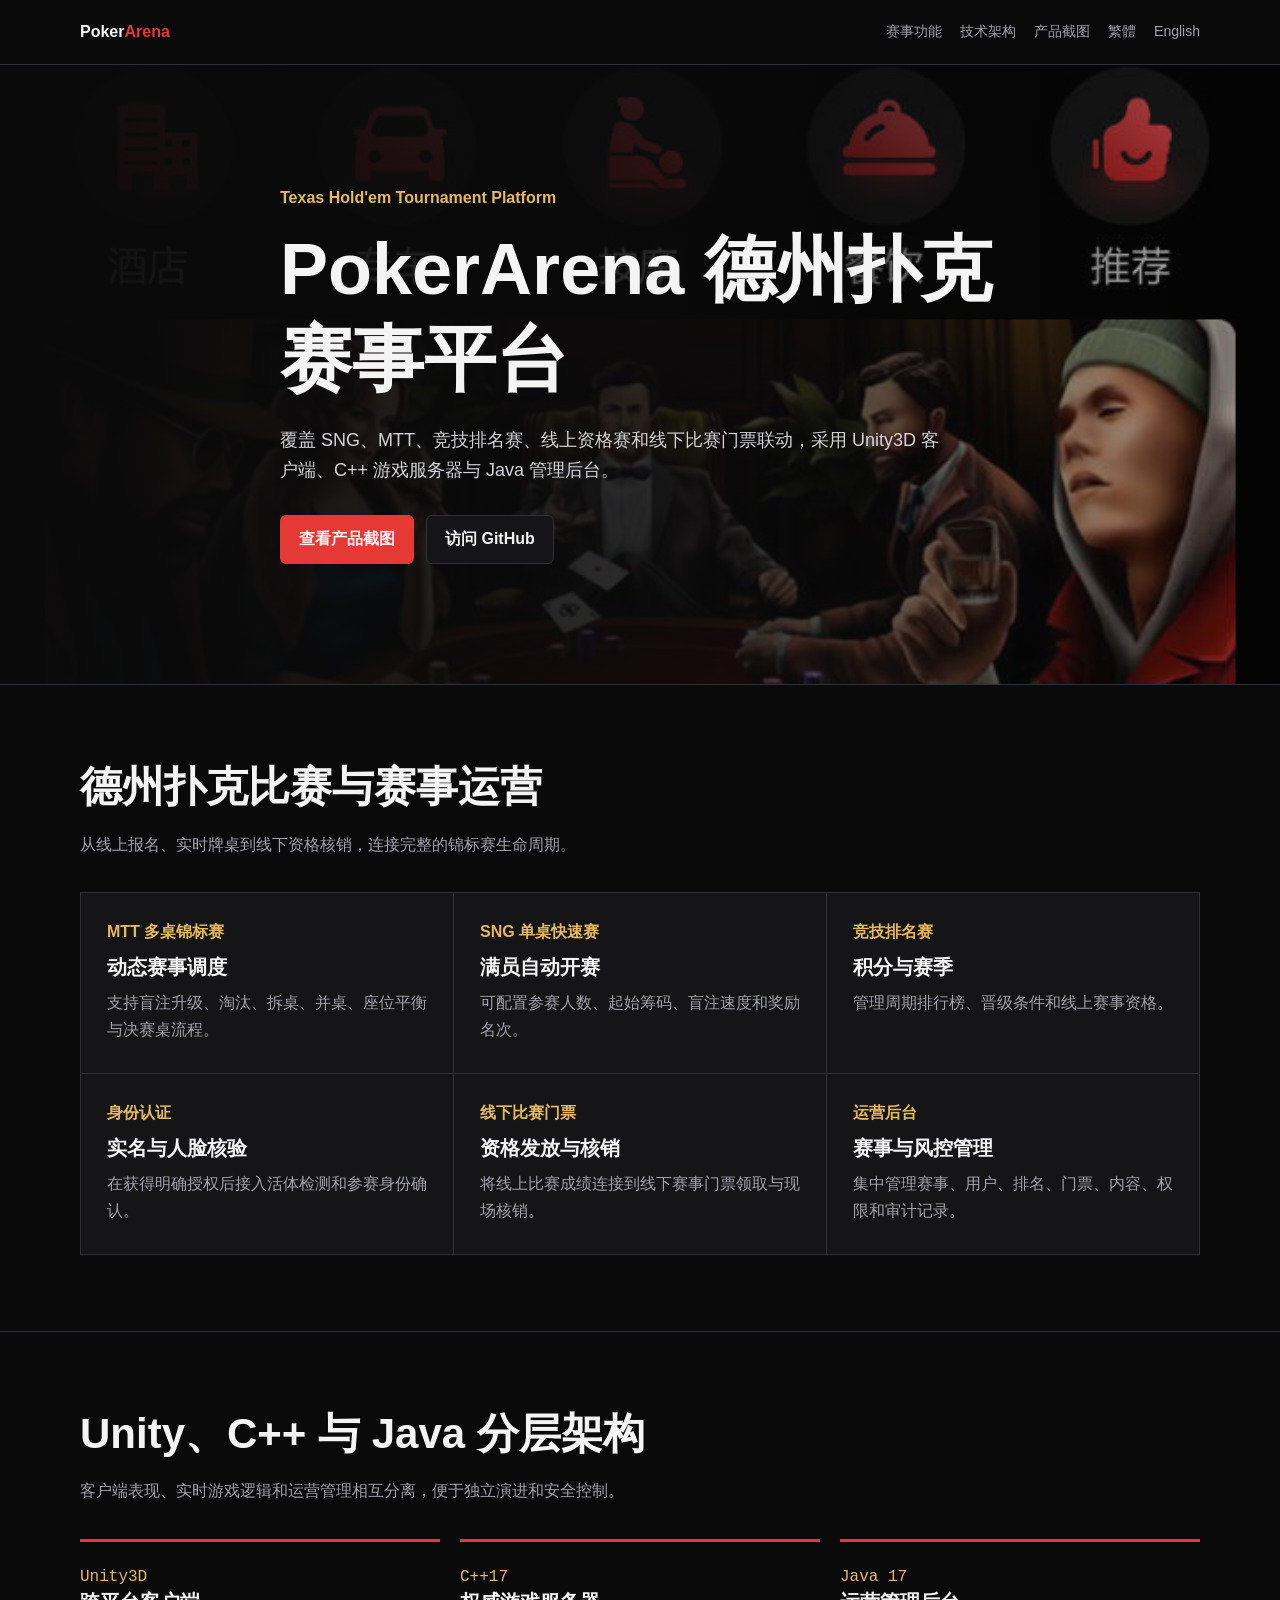
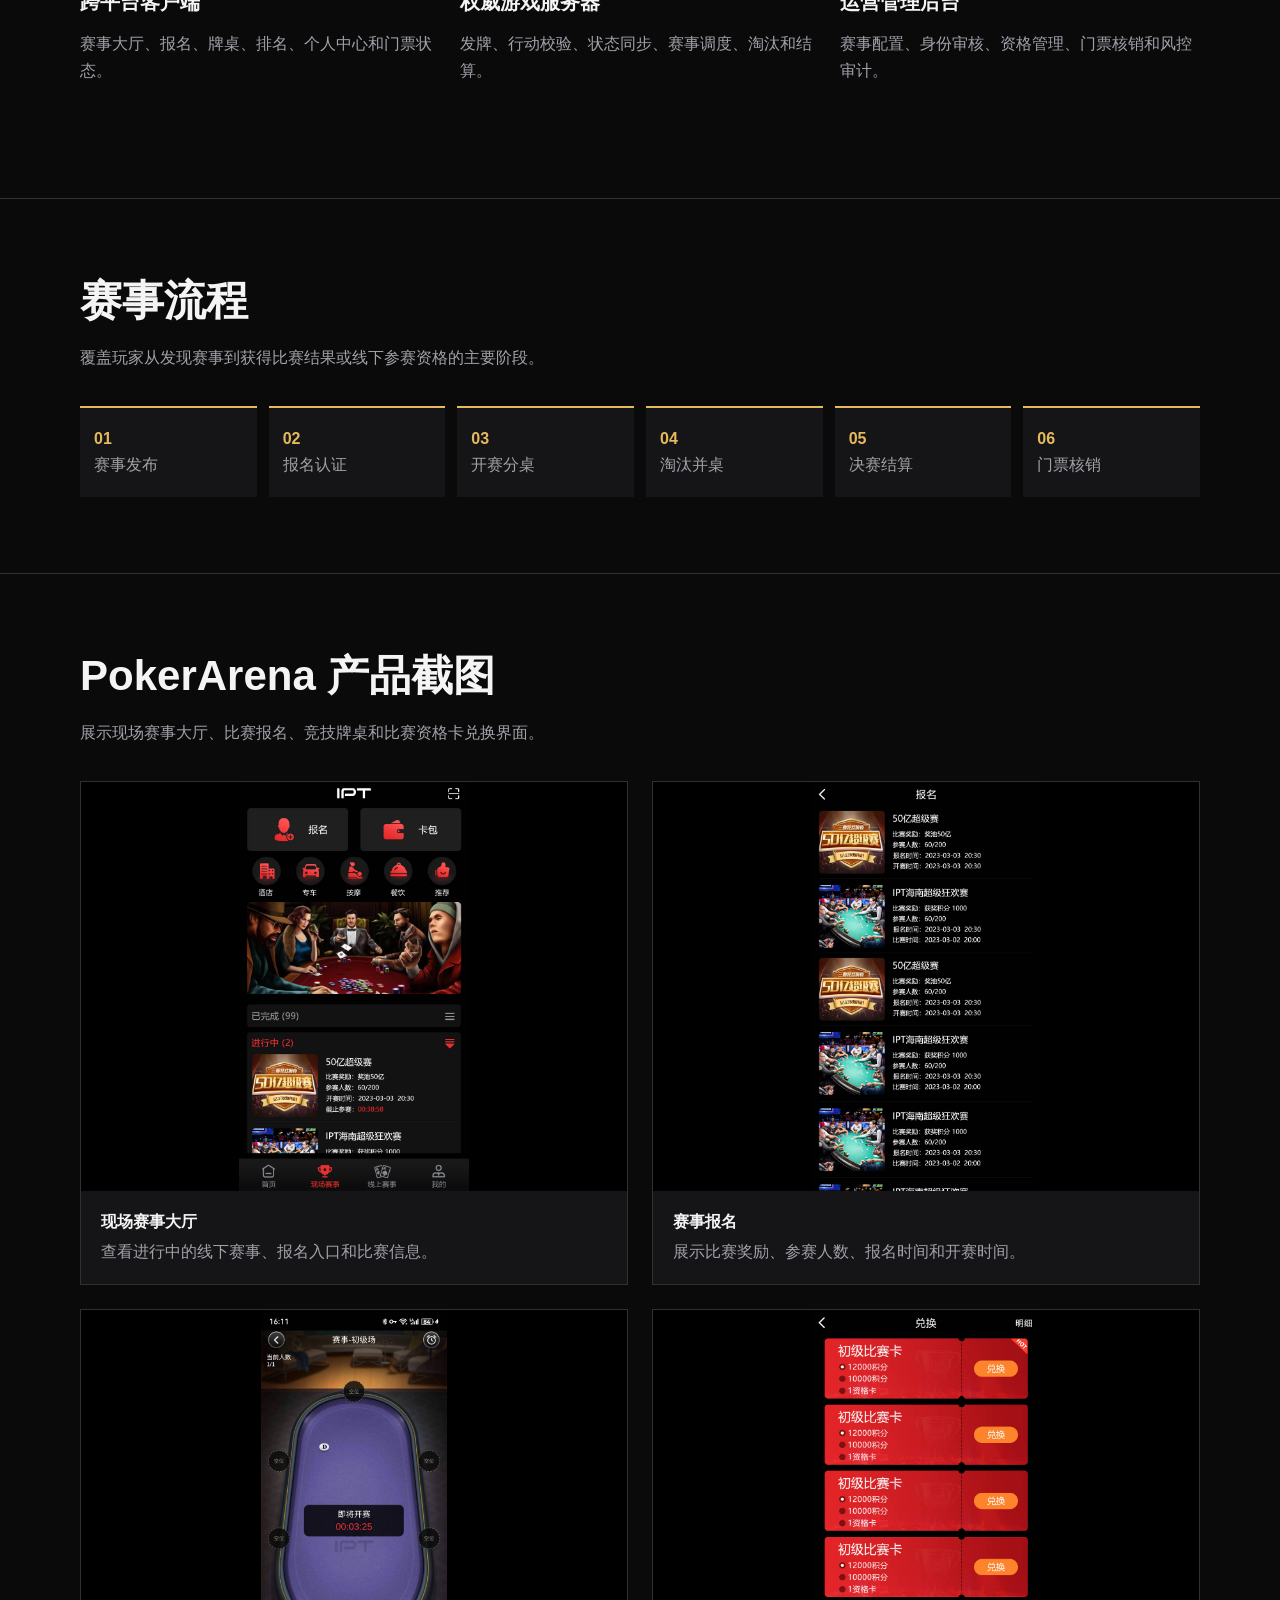
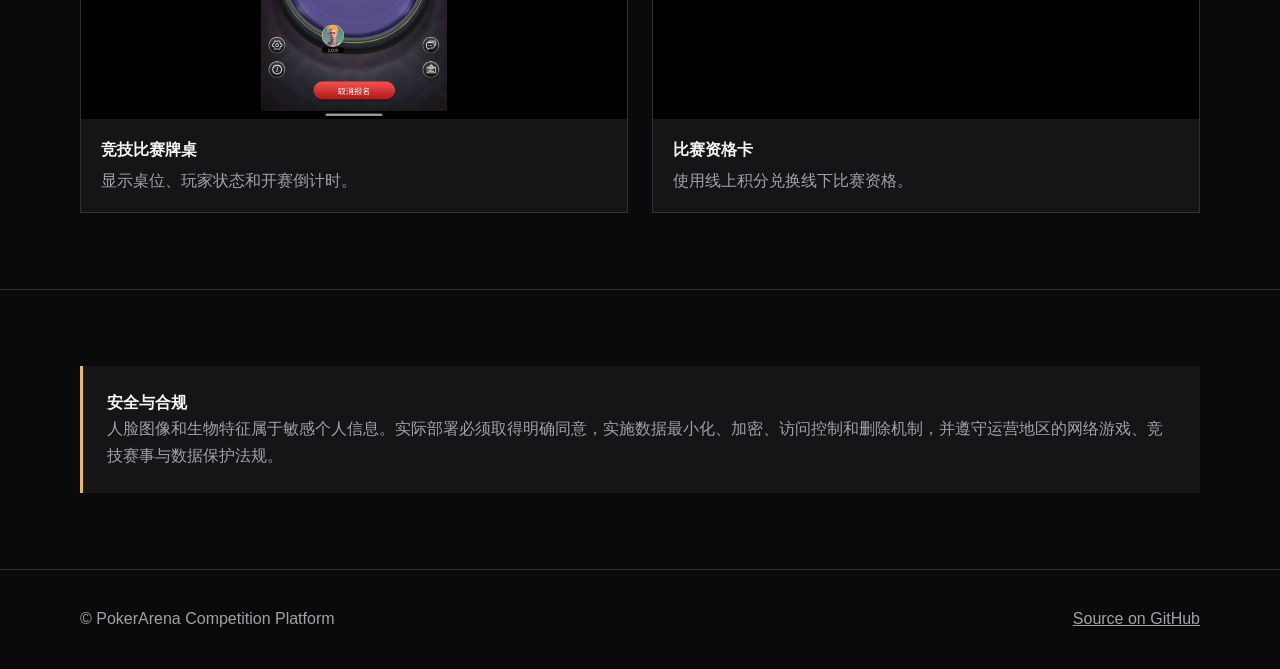
<file: docs/index.html>
<!doctype html>
<html lang="zh-CN">
<head>
  <meta name="google-site-verification" content="rrp5Uvgzi-1-rMxUBfhV3wjlNrFqzwnqiA4e3qsOLEM" />
  <meta charset="utf-8">
  <meta name="viewport" content="width=device-width, initial-scale=1">
  <title>PokerArena 德州扑克 SNG 与 MTT 赛事平台</title>
  <meta name="description" content="PokerArena 是采用 Unity3D、C++ 和 Java 构建的德州扑克赛事平台，支持 SNG、MTT、竞技排名赛、人脸认证及线上线下比赛门票联动。">
  <meta name="robots" content="index,follow,max-image-preview:large">
  <link rel="canonical" href="https://alibabamayun888.github.io/PokerArena-Competition-Platform/">
  <link rel="alternate" hreflang="zh-CN" href="https://alibabamayun888.github.io/PokerArena-Competition-Platform/">
  <link rel="alternate" hreflang="zh-TW" href="https://alibabamayun888.github.io/PokerArena-Competition-Platform/zh-TW/">
  <link rel="alternate" hreflang="en" href="https://alibabamayun888.github.io/PokerArena-Competition-Platform/en/">
  <link rel="alternate" hreflang="x-default" href="https://alibabamayun888.github.io/PokerArena-Competition-Platform/">
  <meta property="og:type" content="website">
  <meta property="og:title" content="PokerArena 德州扑克赛事平台">
  <meta property="og:description" content="SNG、MTT、竞技排名赛、身份认证与线下比赛门票联动方案。">
  <meta property="og:url" content="https://alibabamayun888.github.io/PokerArena-Competition-Platform/">
  <meta property="og:image" content="https://alibabamayun888.github.io/PokerArena-Competition-Platform/Assets/Screenshots/dating.jpg">
  <meta name="twitter:card" content="summary_large_image">
  <link rel="stylesheet" href="styles.css">
  <script type="application/ld+json">
  {
    "@context": "https://schema.org",
    "@type": "SoftwareSourceCode",
    "name": "PokerArena Competition Platform",
    "description": "Unity3D、C++ 与 Java 构建的德州扑克 SNG、MTT 和竞技赛事平台。",
    "codeRepository": "https://github.com/alibabamayun888/PokerArena-Competition-Platform",
    "programmingLanguage": ["C++", "C#", "Java"],
    "inLanguage": "zh-CN"
  }
  </script>
</head>
<body>
  <header class="site-header">
    <nav class="nav shell" aria-label="主导航">
      <a class="brand" href="./">Poker<span>Arena</span></a>
      <div class="nav-links">
        <a href="#features">赛事功能</a>
        <a href="#architecture">技术架构</a>
        <a href="#screenshots">产品截图</a>
        <a href="zh-TW/" lang="zh-TW">繁體</a>
        <a href="en/" lang="en">English</a>
      </div>
    </nav>
  </header>

  <main>
    <section class="hero">
      <div class="shell hero-copy">
        <div class="eyebrow">Texas Hold'em Tournament Platform</div>
        <h1>PokerArena 德州扑克赛事平台</h1>
        <p class="lead">覆盖 SNG、MTT、竞技排名赛、线上资格赛和线下比赛门票联动，采用 Unity3D 客户端、C++ 游戏服务器与 Java 管理后台。</p>
        <div class="actions">
          <a class="button primary" href="#screenshots">查看产品截图</a>
          <a class="button" href="https://github.com/alibabamayun888/PokerArena-Competition-Platform">访问 GitHub</a>
        </div>
      </div>
    </section>

    <section class="section" id="features">
      <div class="shell">
        <div class="section-head">
          <h2>德州扑克比赛与赛事运营</h2>
          <p>从线上报名、实时牌桌到线下资格核销，连接完整的锦标赛生命周期。</p>
        </div>
        <div class="feature-grid">
          <article class="feature"><strong>MTT 多桌锦标赛</strong><h3>动态赛事调度</h3><p>支持盲注升级、淘汰、拆桌、并桌、座位平衡与决赛桌流程。</p></article>
          <article class="feature"><strong>SNG 单桌快速赛</strong><h3>满员自动开赛</h3><p>可配置参赛人数、起始筹码、盲注速度和奖励名次。</p></article>
          <article class="feature"><strong>竞技排名赛</strong><h3>积分与赛季</h3><p>管理周期排行榜、晋级条件和线上赛事资格。</p></article>
          <article class="feature"><strong>身份认证</strong><h3>实名与人脸核验</h3><p>在获得明确授权后接入活体检测和参赛身份确认。</p></article>
          <article class="feature"><strong>线下比赛门票</strong><h3>资格发放与核销</h3><p>将线上比赛成绩连接到线下赛事门票领取与现场核销。</p></article>
          <article class="feature"><strong>运营后台</strong><h3>赛事与风控管理</h3><p>集中管理赛事、用户、排名、门票、内容、权限和审计记录。</p></article>
        </div>
      </div>
    </section>

    <section class="section" id="architecture">
      <div class="shell">
        <div class="section-head"><h2>Unity、C++ 与 Java 分层架构</h2><p>客户端表现、实时游戏逻辑和运营管理相互分离，便于独立演进和安全控制。</p></div>
        <div class="architecture">
          <article class="layer"><div class="stack">Unity3D</div><h3>跨平台客户端</h3><p>赛事大厅、报名、牌桌、排名、个人中心和门票状态。</p></article>
          <article class="layer"><div class="stack">C++17</div><h3>权威游戏服务器</h3><p>发牌、行动校验、状态同步、赛事调度、淘汰和结算。</p></article>
          <article class="layer"><div class="stack">Java 17</div><h3>运营管理后台</h3><p>赛事配置、身份审核、资格管理、门票核销和风控审计。</p></article>
        </div>
      </div>
    </section>

    <section class="section">
      <div class="shell">
        <div class="section-head"><h2>赛事流程</h2><p>覆盖玩家从发现赛事到获得比赛结果或线下参赛资格的主要阶段。</p></div>
        <div class="flow"><div>赛事发布</div><div>报名认证</div><div>开赛分桌</div><div>淘汰并桌</div><div>决赛结算</div><div>门票核销</div></div>
      </div>
    </section>

    <section class="section" id="screenshots">
      <div class="shell">
        <div class="section-head"><h2>PokerArena 产品截图</h2><p>展示现场赛事大厅、比赛报名、竞技牌桌和比赛资格卡兑换界面。</p></div>
        <div class="gallery">
          <figure class="shot"><div class="shot-media"><img src="Assets/Screenshots/dating.jpg" alt="PokerArena 德州扑克现场赛事大厅" width="720" height="1280" loading="lazy"></div><figcaption><strong>现场赛事大厅</strong>查看进行中的线下赛事、报名入口和比赛信息。</figcaption></figure>
          <figure class="shot"><div class="shot-media"><img src="Assets/Screenshots/baoming.jpg" alt="PokerArena 德州扑克赛事报名列表" width="720" height="1280" loading="lazy"></div><figcaption><strong>赛事报名</strong>展示比赛奖励、参赛人数、报名时间和开赛时间。</figcaption></figure>
          <figure class="shot"><div class="shot-media"><img src="Assets/Screenshots/bisai.jpg" alt="PokerArena 德州扑克竞技比赛牌桌" width="1280" height="2832" loading="lazy"></div><figcaption><strong>竞技比赛牌桌</strong>显示桌位、玩家状态和开赛倒计时。</figcaption></figure>
          <figure class="shot"><div class="shot-media"><img src="Assets/Screenshots/duihuanka.jpg" alt="PokerArena 线下比赛资格卡兑换" width="720" height="1280" loading="lazy"></div><figcaption><strong>比赛资格卡</strong>使用线上积分兑换线下比赛资格。</figcaption></figure>
        </div>
      </div>
    </section>

    <section class="section">
      <div class="shell"><div class="notice"><strong>安全与合规</strong><br>人脸图像和生物特征属于敏感个人信息。实际部署必须取得明确同意，实施数据最小化、加密、访问控制和删除机制，并遵守运营地区的网络游戏、竞技赛事与数据保护法规。</div></div>
    </section>
  </main>

  <footer class="site-footer"><div class="shell footer-row"><span>© PokerArena Competition Platform</span><span><a href="https://github.com/alibabamayun888/PokerArena-Competition-Platform">Source on GitHub</a></span></div></footer>
</body>
</html>
</file>
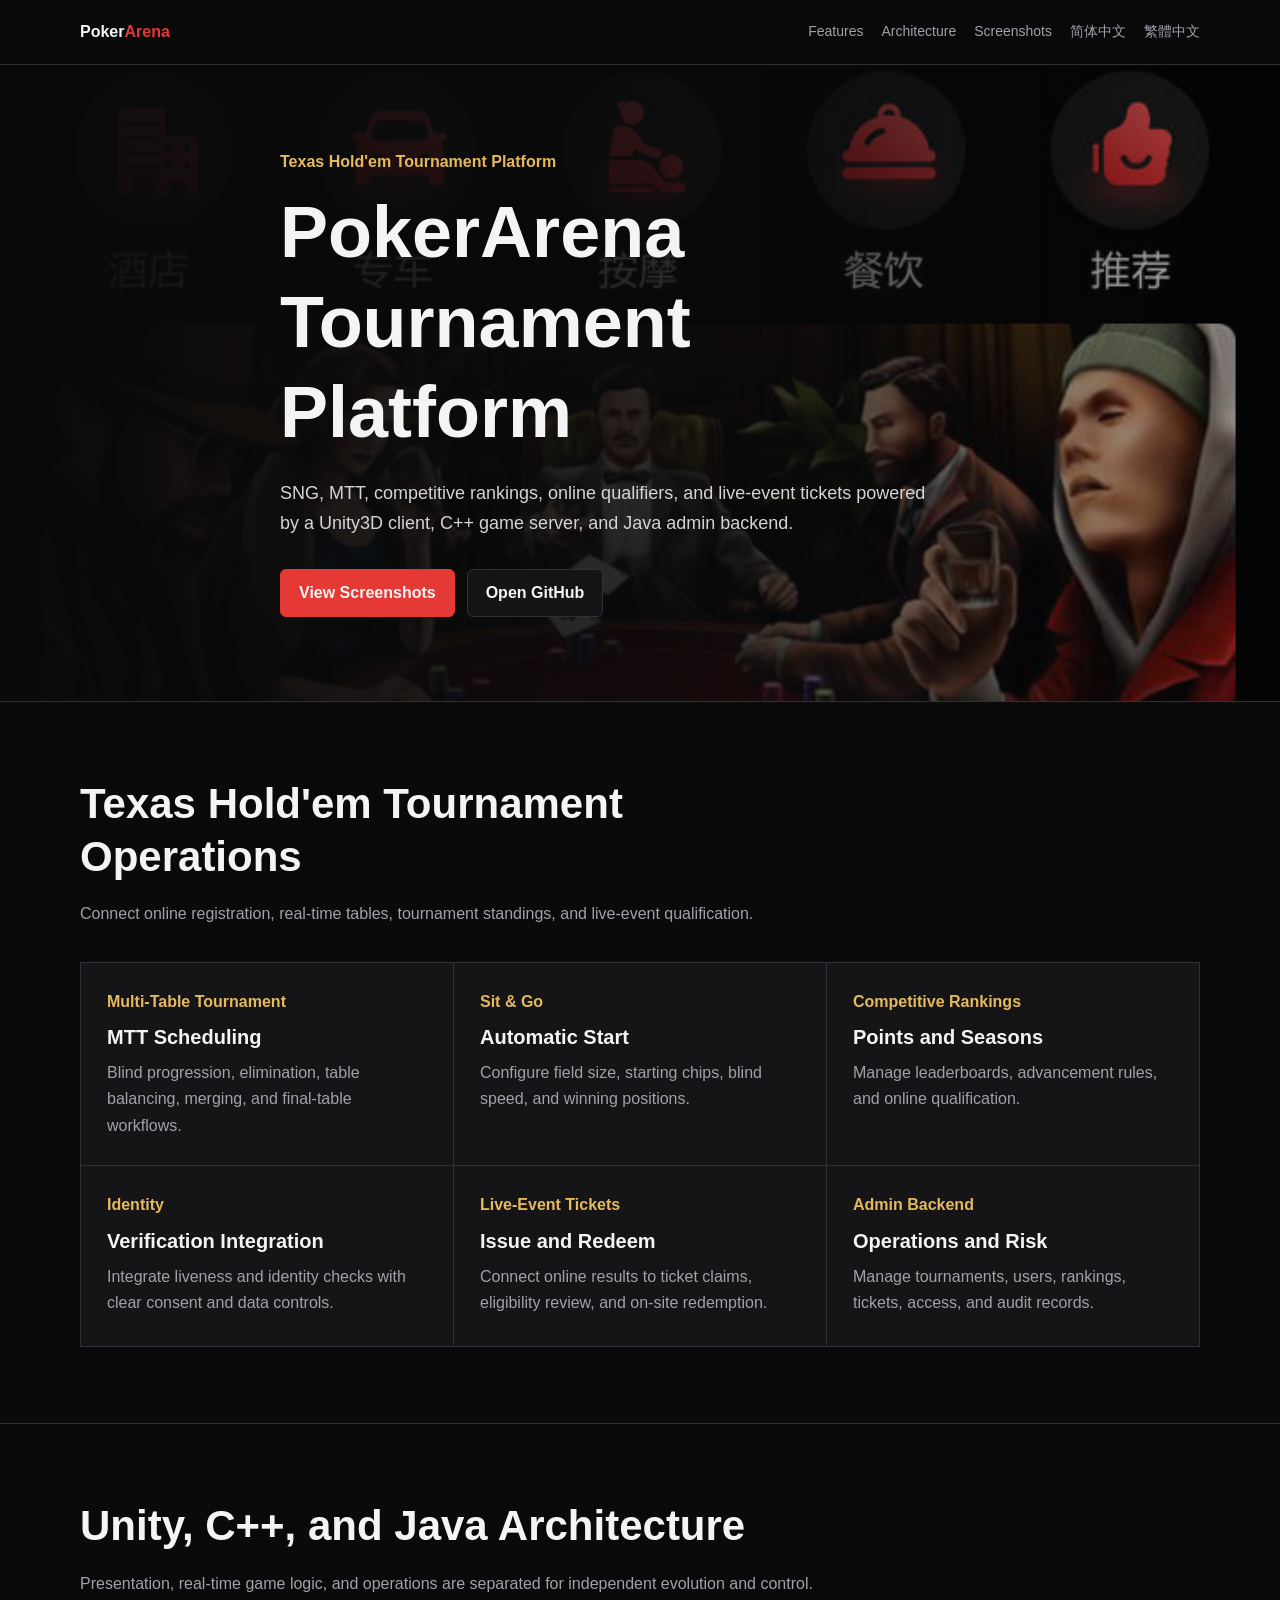
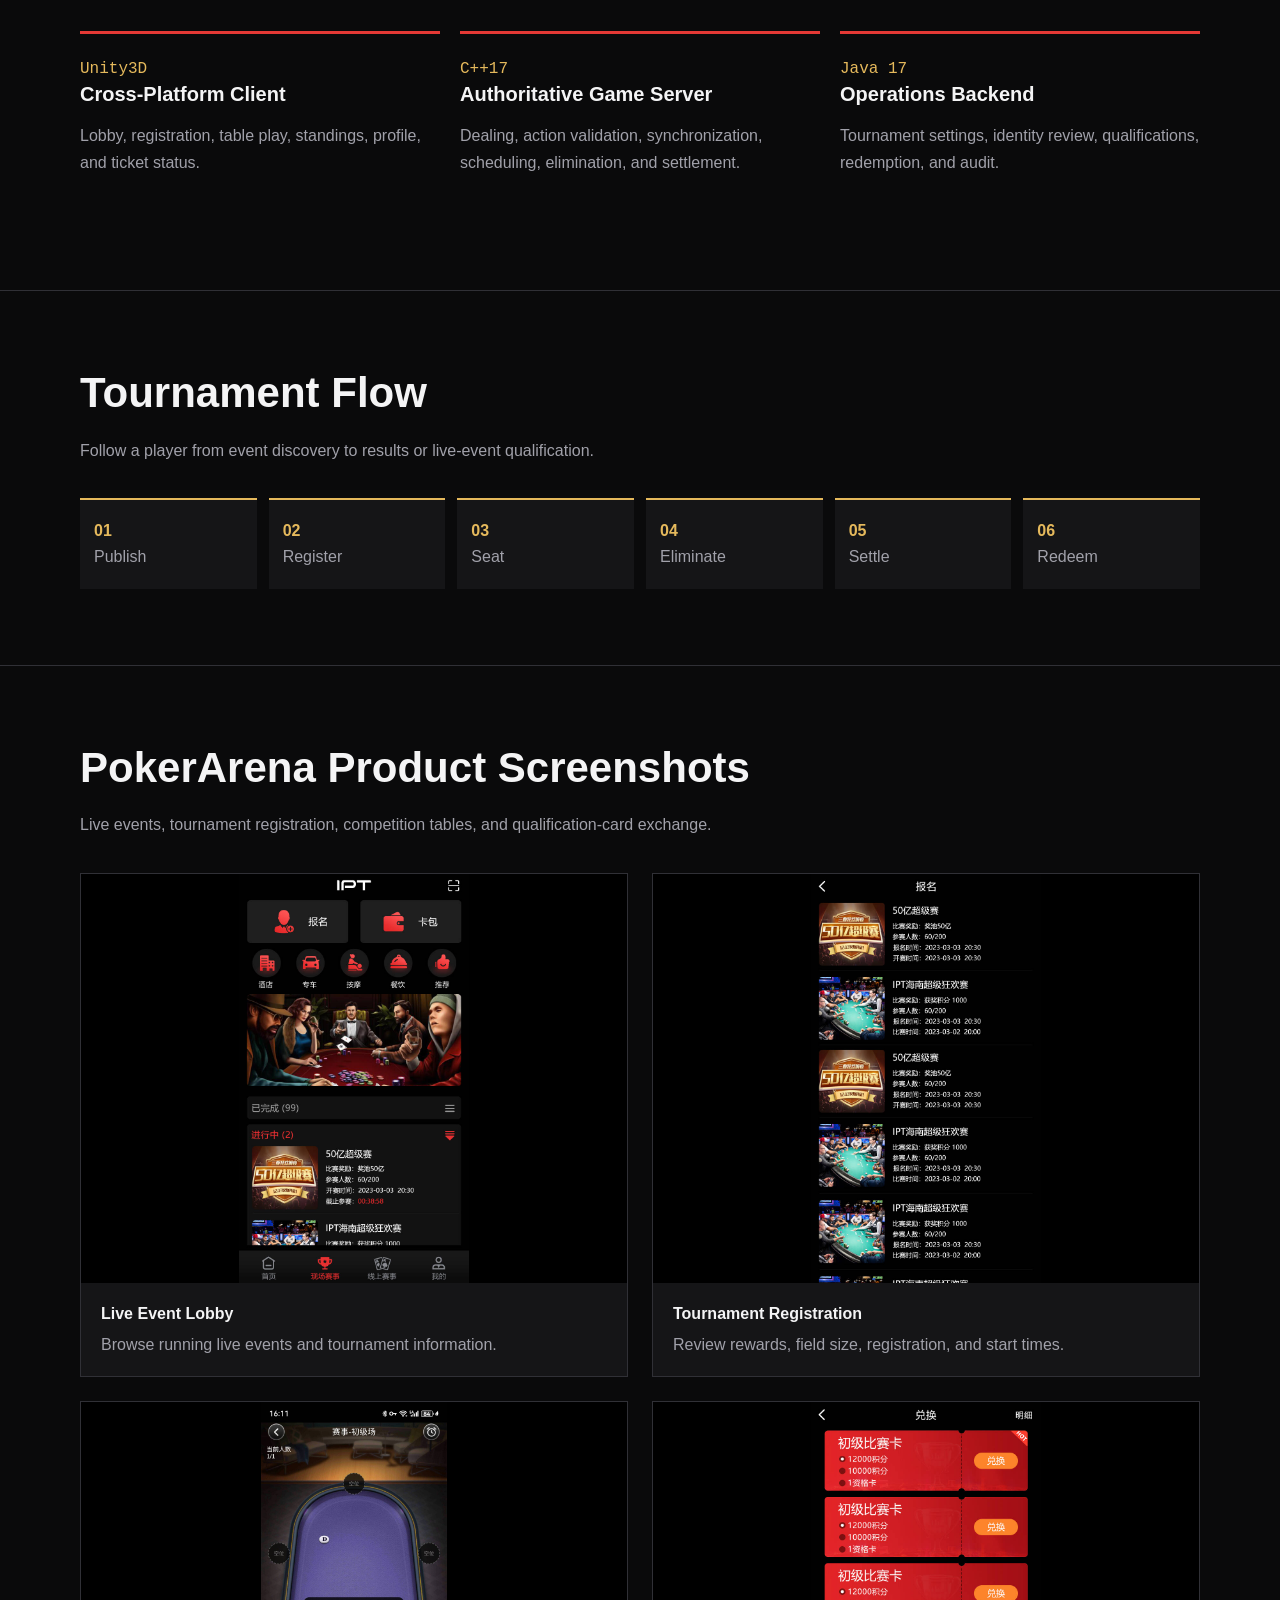
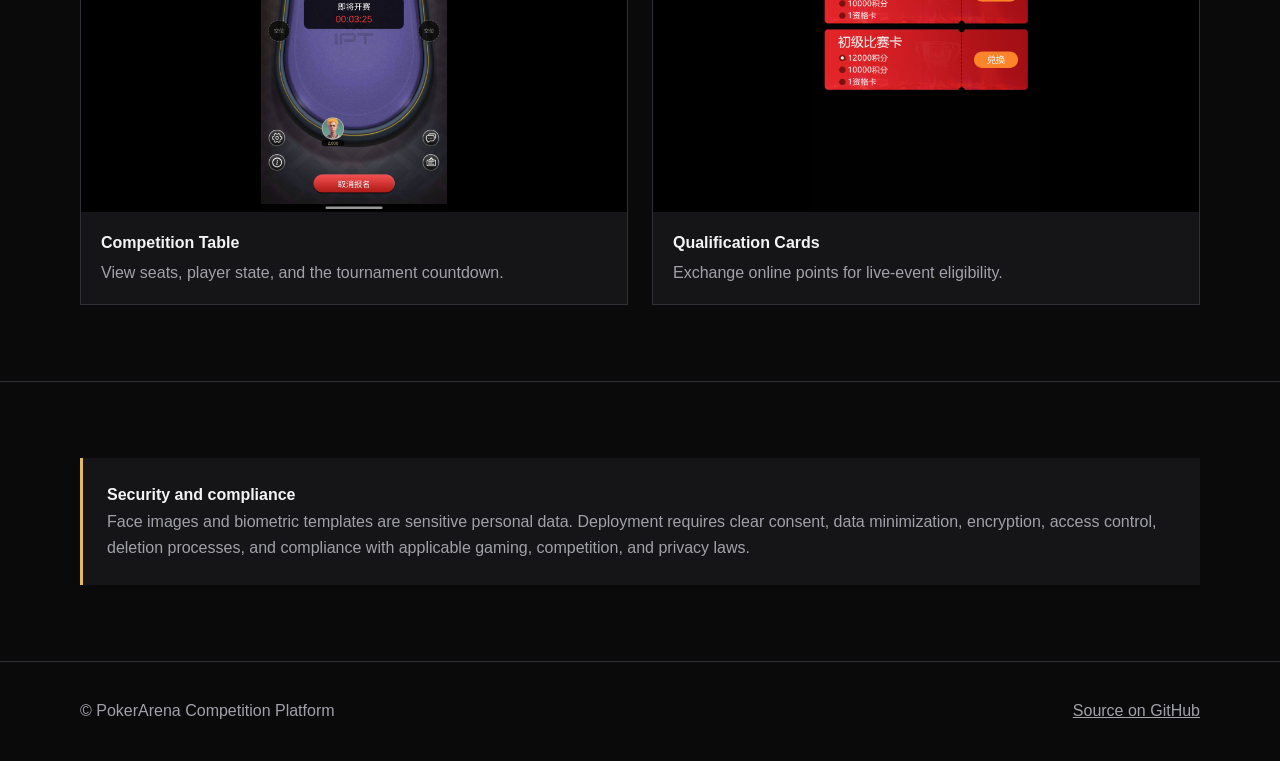
<file: docs/en/index.html>
<!doctype html>
<html lang="en">
<head>
  <meta charset="utf-8">
  <meta name="viewport" content="width=device-width, initial-scale=1">
  <title>PokerArena Texas Hold'em SNG and MTT Platform</title>
  <meta name="description" content="PokerArena is a Texas Hold'em tournament platform for SNG, MTT, identity verification, rankings, and online-to-live event ticket qualification.">
  <meta name="robots" content="index,follow,max-image-preview:large">
  <link rel="canonical" href="https://alibabamayun888.github.io/PokerArena-Competition-Platform/en/">
  <link rel="alternate" hreflang="zh-CN" href="https://alibabamayun888.github.io/PokerArena-Competition-Platform/">
  <link rel="alternate" hreflang="zh-TW" href="https://alibabamayun888.github.io/PokerArena-Competition-Platform/zh-TW/">
  <link rel="alternate" hreflang="en" href="https://alibabamayun888.github.io/PokerArena-Competition-Platform/en/">
  <link rel="alternate" hreflang="x-default" href="https://alibabamayun888.github.io/PokerArena-Competition-Platform/">
  <meta property="og:type" content="website">
  <meta property="og:title" content="PokerArena Texas Hold'em Tournament Platform">
  <meta property="og:description" content="SNG, MTT, competitive rankings, identity verification, and live-event ticket qualification.">
  <meta property="og:url" content="https://alibabamayun888.github.io/PokerArena-Competition-Platform/en/">
  <meta property="og:image" content="https://alibabamayun888.github.io/PokerArena-Competition-Platform/Assets/Screenshots/dating.jpg">
  <meta name="twitter:card" content="summary_large_image">
  <link rel="stylesheet" href="../styles.css">
  <script type="application/ld+json">
  {"@context":"https://schema.org","@type":"SoftwareSourceCode","name":"PokerArena Competition Platform","description":"A Unity3D, C++, and Java platform for Texas Hold'em SNG, MTT, and competitive tournaments.","codeRepository":"https://github.com/alibabamayun888/PokerArena-Competition-Platform","programmingLanguage":["C++","C#","Java"],"inLanguage":"en"}
  </script>
</head>
<body>
  <header class="site-header"><nav class="nav shell" aria-label="Main navigation"><a class="brand" href="../">Poker<span>Arena</span></a><div class="nav-links"><a href="#features">Features</a><a href="#architecture">Architecture</a><a href="#screenshots">Screenshots</a><a href="../" lang="zh-CN">简体中文</a><a href="../zh-TW/" lang="zh-TW">繁體中文</a></div></nav></header>
  <main>
    <section class="hero"><div class="shell hero-copy"><div class="eyebrow">Texas Hold'em Tournament Platform</div><h1>PokerArena Tournament Platform</h1><p class="lead">SNG, MTT, competitive rankings, online qualifiers, and live-event tickets powered by a Unity3D client, C++ game server, and Java admin backend.</p><div class="actions"><a class="button primary" href="#screenshots">View Screenshots</a><a class="button" href="https://github.com/alibabamayun888/PokerArena-Competition-Platform">Open GitHub</a></div></div></section>
    <section class="section" id="features"><div class="shell"><div class="section-head"><h2>Texas Hold'em Tournament Operations</h2><p>Connect online registration, real-time tables, tournament standings, and live-event qualification.</p></div><div class="feature-grid">
      <article class="feature"><strong>Multi-Table Tournament</strong><h3>MTT Scheduling</h3><p>Blind progression, elimination, table balancing, merging, and final-table workflows.</p></article>
      <article class="feature"><strong>Sit & Go</strong><h3>Automatic Start</h3><p>Configure field size, starting chips, blind speed, and winning positions.</p></article>
      <article class="feature"><strong>Competitive Rankings</strong><h3>Points and Seasons</h3><p>Manage leaderboards, advancement rules, and online qualification.</p></article>
      <article class="feature"><strong>Identity</strong><h3>Verification Integration</h3><p>Integrate liveness and identity checks with clear consent and data controls.</p></article>
      <article class="feature"><strong>Live-Event Tickets</strong><h3>Issue and Redeem</h3><p>Connect online results to ticket claims, eligibility review, and on-site redemption.</p></article>
      <article class="feature"><strong>Admin Backend</strong><h3>Operations and Risk</h3><p>Manage tournaments, users, rankings, tickets, access, and audit records.</p></article>
    </div></div></section>
    <section class="section" id="architecture"><div class="shell"><div class="section-head"><h2>Unity, C++, and Java Architecture</h2><p>Presentation, real-time game logic, and operations are separated for independent evolution and control.</p></div><div class="architecture">
      <article class="layer"><div class="stack">Unity3D</div><h3>Cross-Platform Client</h3><p>Lobby, registration, table play, standings, profile, and ticket status.</p></article>
      <article class="layer"><div class="stack">C++17</div><h3>Authoritative Game Server</h3><p>Dealing, action validation, synchronization, scheduling, elimination, and settlement.</p></article>
      <article class="layer"><div class="stack">Java 17</div><h3>Operations Backend</h3><p>Tournament settings, identity review, qualifications, redemption, and audit.</p></article>
    </div></div></section>
    <section class="section"><div class="shell"><div class="section-head"><h2>Tournament Flow</h2><p>Follow a player from event discovery to results or live-event qualification.</p></div><div class="flow"><div>Publish</div><div>Register</div><div>Seat</div><div>Eliminate</div><div>Settle</div><div>Redeem</div></div></div></section>
    <section class="section" id="screenshots"><div class="shell"><div class="section-head"><h2>PokerArena Product Screenshots</h2><p>Live events, tournament registration, competition tables, and qualification-card exchange.</p></div><div class="gallery">
      <figure class="shot"><div class="shot-media"><img src="../Assets/Screenshots/dating.jpg" alt="PokerArena live Texas Hold'em event lobby" width="720" height="1280" loading="lazy"></div><figcaption><strong>Live Event Lobby</strong>Browse running live events and tournament information.</figcaption></figure>
      <figure class="shot"><div class="shot-media"><img src="../Assets/Screenshots/baoming.jpg" alt="PokerArena poker tournament registration list" width="720" height="1280" loading="lazy"></div><figcaption><strong>Tournament Registration</strong>Review rewards, field size, registration, and start times.</figcaption></figure>
      <figure class="shot"><div class="shot-media"><img src="../Assets/Screenshots/bisai.jpg" alt="PokerArena Texas Hold'em competition table" width="1280" height="2832" loading="lazy"></div><figcaption><strong>Competition Table</strong>View seats, player state, and the tournament countdown.</figcaption></figure>
      <figure class="shot"><div class="shot-media"><img src="../Assets/Screenshots/duihuanka.jpg" alt="PokerArena live-event qualification exchange" width="720" height="1280" loading="lazy"></div><figcaption><strong>Qualification Cards</strong>Exchange online points for live-event eligibility.</figcaption></figure>
    </div></div></section>
    <section class="section"><div class="shell"><div class="notice"><strong>Security and compliance</strong><br>Face images and biometric templates are sensitive personal data. Deployment requires clear consent, data minimization, encryption, access control, deletion processes, and compliance with applicable gaming, competition, and privacy laws.</div></div></section>
  </main>
  <footer class="site-footer"><div class="shell footer-row"><span>© PokerArena Competition Platform</span><span><a href="https://github.com/alibabamayun888/PokerArena-Competition-Platform">Source on GitHub</a></span></div></footer>
</body>
</html>
</file>
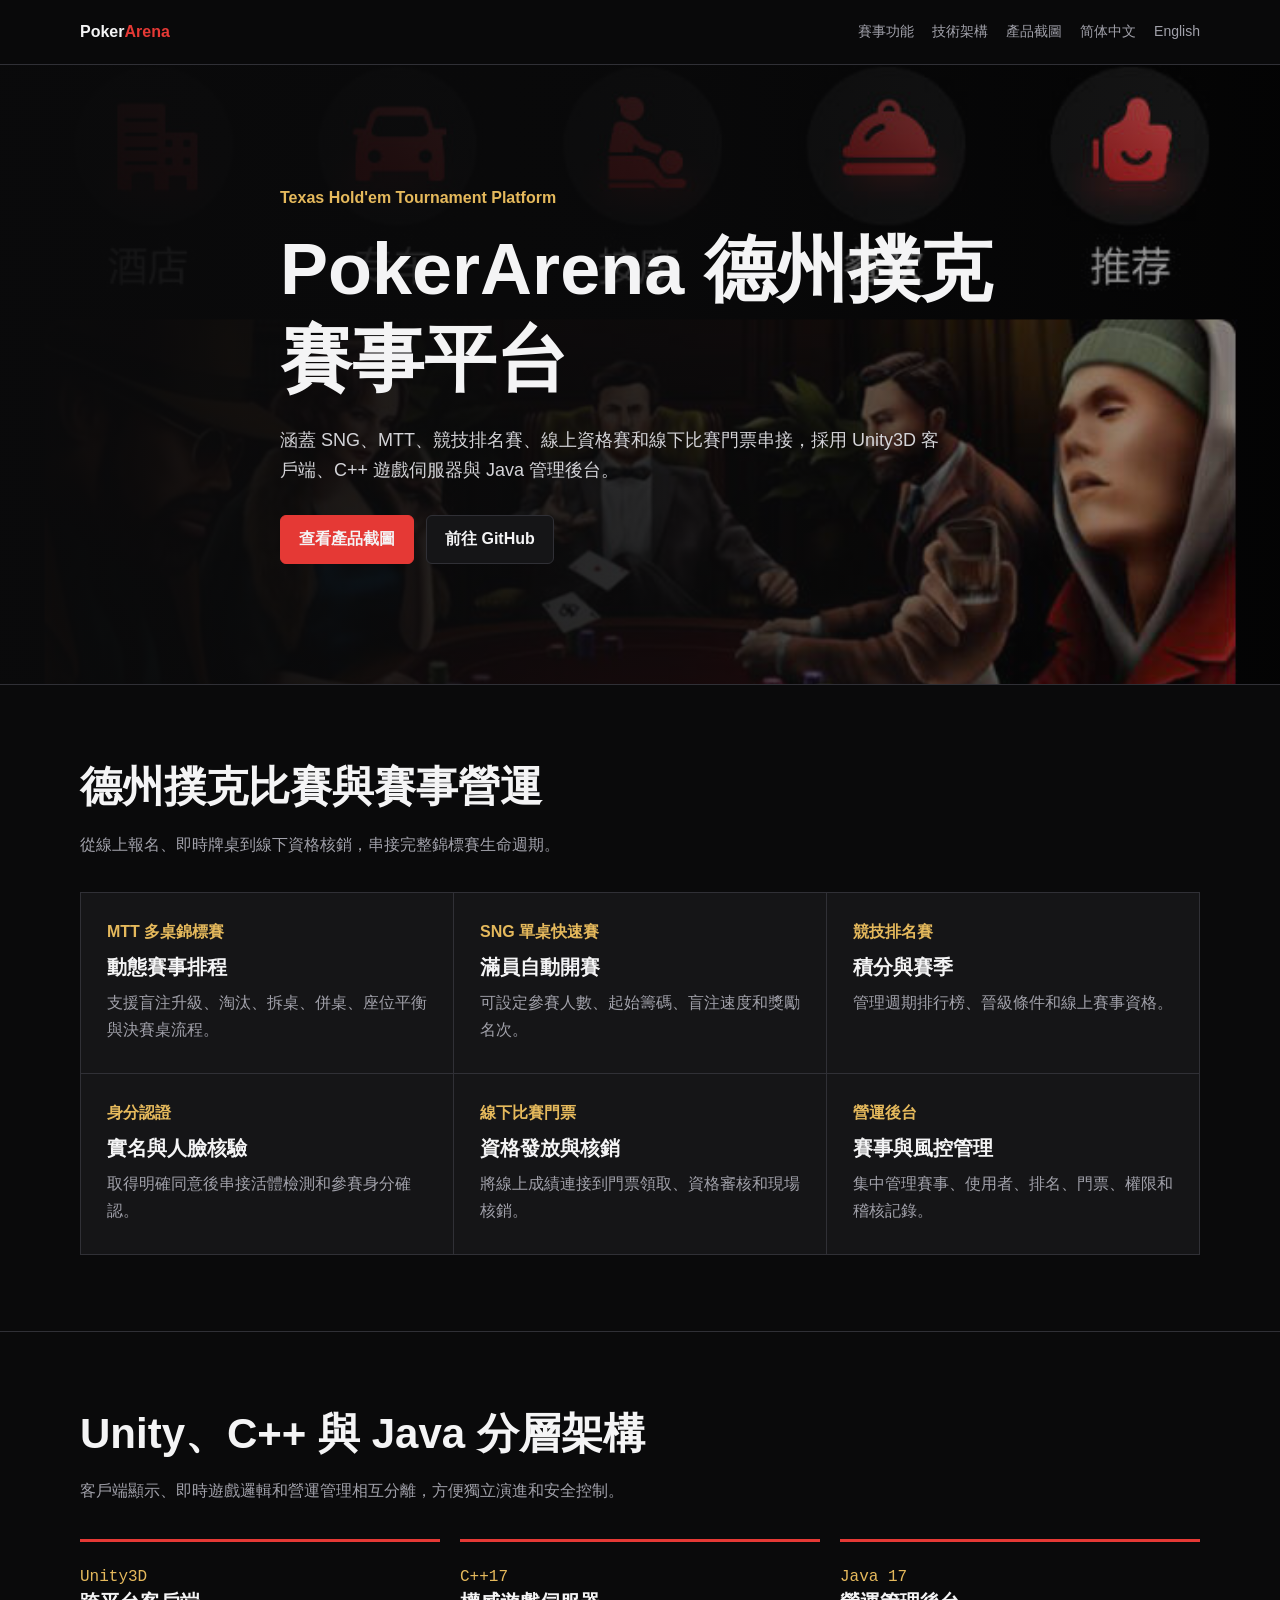
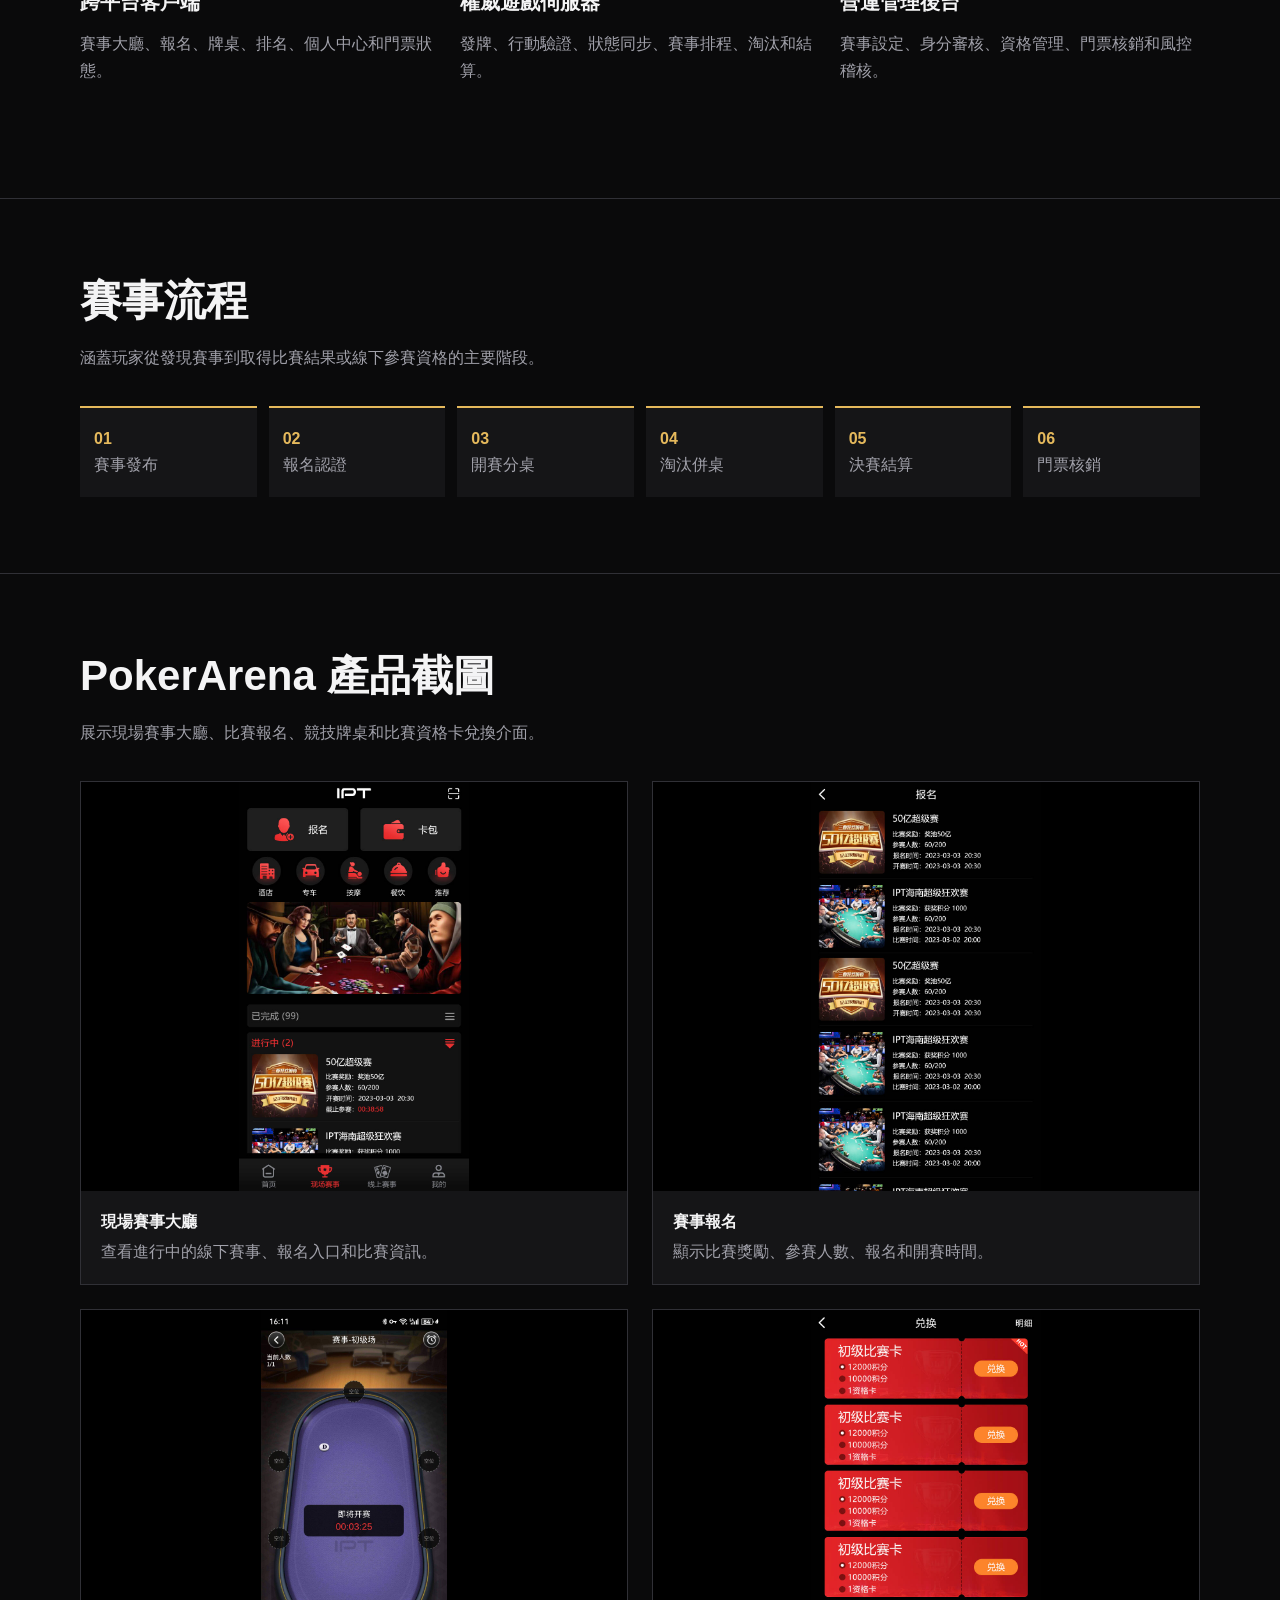
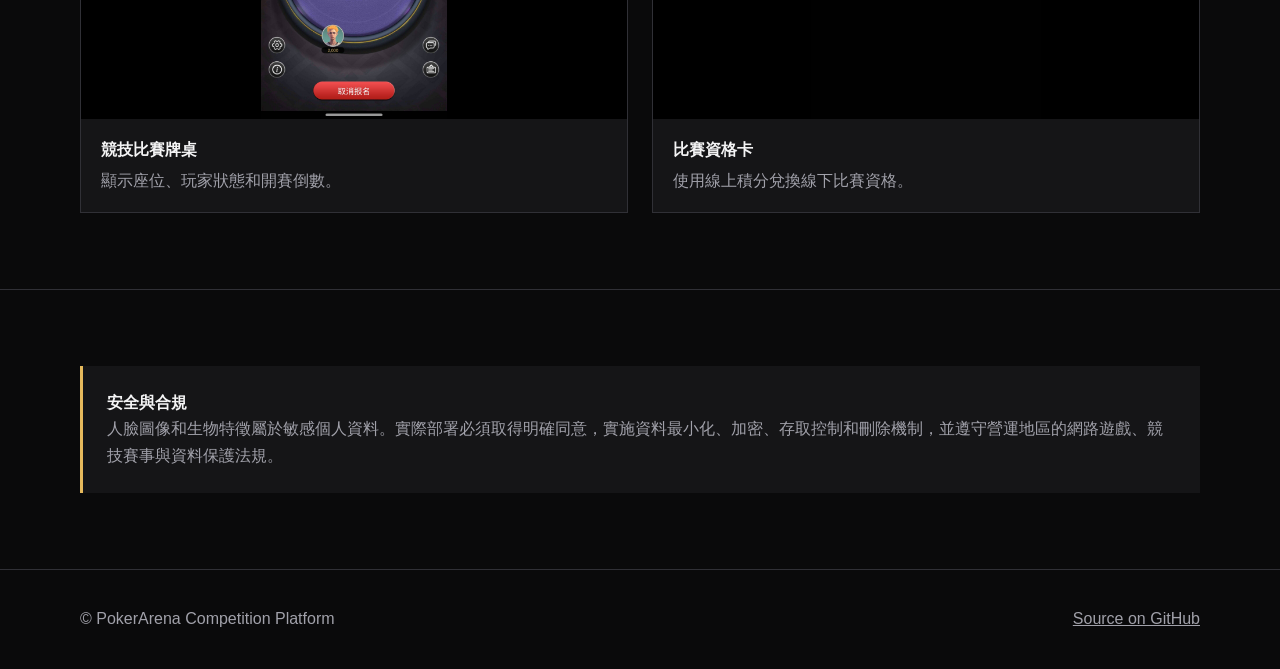
<file: docs/zh-TW/index.html>
<!doctype html>
<html lang="zh-TW">
<head>
  <meta charset="utf-8">
  <meta name="viewport" content="width=device-width, initial-scale=1">
  <title>PokerArena 德州撲克 SNG 與 MTT 賽事平台</title>
  <meta name="description" content="PokerArena 是採用 Unity3D、C++ 和 Java 建構的德州撲克賽事平台，支援 SNG、MTT、競技排名、人臉認證及線上線下比賽門票串接。">
  <meta name="robots" content="index,follow,max-image-preview:large">
  <link rel="canonical" href="https://alibabamayun888.github.io/PokerArena-Competition-Platform/zh-TW/">
  <link rel="alternate" hreflang="zh-CN" href="https://alibabamayun888.github.io/PokerArena-Competition-Platform/">
  <link rel="alternate" hreflang="zh-TW" href="https://alibabamayun888.github.io/PokerArena-Competition-Platform/zh-TW/">
  <link rel="alternate" hreflang="en" href="https://alibabamayun888.github.io/PokerArena-Competition-Platform/en/">
  <link rel="alternate" hreflang="x-default" href="https://alibabamayun888.github.io/PokerArena-Competition-Platform/">
  <meta property="og:type" content="website">
  <meta property="og:title" content="PokerArena 德州撲克賽事平台">
  <meta property="og:description" content="SNG、MTT、競技排名、身分認證與線下比賽門票串接方案。">
  <meta property="og:url" content="https://alibabamayun888.github.io/PokerArena-Competition-Platform/zh-TW/">
  <meta property="og:image" content="https://alibabamayun888.github.io/PokerArena-Competition-Platform/Assets/Screenshots/dating.jpg">
  <meta name="twitter:card" content="summary_large_image">
  <link rel="stylesheet" href="../styles.css">
  <script type="application/ld+json">
  {"@context":"https://schema.org","@type":"SoftwareSourceCode","name":"PokerArena Competition Platform","description":"以 Unity3D、C++ 與 Java 建構的德州撲克 SNG、MTT 和競技賽事平台。","codeRepository":"https://github.com/alibabamayun888/PokerArena-Competition-Platform","programmingLanguage":["C++","C#","Java"],"inLanguage":"zh-TW"}
  </script>
</head>
<body>
  <header class="site-header"><nav class="nav shell" aria-label="主導覽"><a class="brand" href="../">Poker<span>Arena</span></a><div class="nav-links"><a href="#features">賽事功能</a><a href="#architecture">技術架構</a><a href="#screenshots">產品截圖</a><a href="../" lang="zh-CN">简体中文</a><a href="../en/" lang="en">English</a></div></nav></header>
  <main>
    <section class="hero"><div class="shell hero-copy"><div class="eyebrow">Texas Hold'em Tournament Platform</div><h1>PokerArena 德州撲克賽事平台</h1><p class="lead">涵蓋 SNG、MTT、競技排名賽、線上資格賽和線下比賽門票串接，採用 Unity3D 客戶端、C++ 遊戲伺服器與 Java 管理後台。</p><div class="actions"><a class="button primary" href="#screenshots">查看產品截圖</a><a class="button" href="https://github.com/alibabamayun888/PokerArena-Competition-Platform">前往 GitHub</a></div></div></section>
    <section class="section" id="features"><div class="shell"><div class="section-head"><h2>德州撲克比賽與賽事營運</h2><p>從線上報名、即時牌桌到線下資格核銷，串接完整錦標賽生命週期。</p></div><div class="feature-grid">
      <article class="feature"><strong>MTT 多桌錦標賽</strong><h3>動態賽事排程</h3><p>支援盲注升級、淘汰、拆桌、併桌、座位平衡與決賽桌流程。</p></article>
      <article class="feature"><strong>SNG 單桌快速賽</strong><h3>滿員自動開賽</h3><p>可設定參賽人數、起始籌碼、盲注速度和獎勵名次。</p></article>
      <article class="feature"><strong>競技排名賽</strong><h3>積分與賽季</h3><p>管理週期排行榜、晉級條件和線上賽事資格。</p></article>
      <article class="feature"><strong>身分認證</strong><h3>實名與人臉核驗</h3><p>取得明確同意後串接活體檢測和參賽身分確認。</p></article>
      <article class="feature"><strong>線下比賽門票</strong><h3>資格發放與核銷</h3><p>將線上成績連接到門票領取、資格審核和現場核銷。</p></article>
      <article class="feature"><strong>營運後台</strong><h3>賽事與風控管理</h3><p>集中管理賽事、使用者、排名、門票、權限和稽核記錄。</p></article>
    </div></div></section>
    <section class="section" id="architecture"><div class="shell"><div class="section-head"><h2>Unity、C++ 與 Java 分層架構</h2><p>客戶端顯示、即時遊戲邏輯和營運管理相互分離，方便獨立演進和安全控制。</p></div><div class="architecture">
      <article class="layer"><div class="stack">Unity3D</div><h3>跨平台客戶端</h3><p>賽事大廳、報名、牌桌、排名、個人中心和門票狀態。</p></article>
      <article class="layer"><div class="stack">C++17</div><h3>權威遊戲伺服器</h3><p>發牌、行動驗證、狀態同步、賽事排程、淘汰和結算。</p></article>
      <article class="layer"><div class="stack">Java 17</div><h3>營運管理後台</h3><p>賽事設定、身分審核、資格管理、門票核銷和風控稽核。</p></article>
    </div></div></section>
    <section class="section"><div class="shell"><div class="section-head"><h2>賽事流程</h2><p>涵蓋玩家從發現賽事到取得比賽結果或線下參賽資格的主要階段。</p></div><div class="flow"><div>賽事發布</div><div>報名認證</div><div>開賽分桌</div><div>淘汰併桌</div><div>決賽結算</div><div>門票核銷</div></div></div></section>
    <section class="section" id="screenshots"><div class="shell"><div class="section-head"><h2>PokerArena 產品截圖</h2><p>展示現場賽事大廳、比賽報名、競技牌桌和比賽資格卡兌換介面。</p></div><div class="gallery">
      <figure class="shot"><div class="shot-media"><img src="../Assets/Screenshots/dating.jpg" alt="PokerArena 德州撲克現場賽事大廳" width="720" height="1280" loading="lazy"></div><figcaption><strong>現場賽事大廳</strong>查看進行中的線下賽事、報名入口和比賽資訊。</figcaption></figure>
      <figure class="shot"><div class="shot-media"><img src="../Assets/Screenshots/baoming.jpg" alt="PokerArena 德州撲克賽事報名列表" width="720" height="1280" loading="lazy"></div><figcaption><strong>賽事報名</strong>顯示比賽獎勵、參賽人數、報名和開賽時間。</figcaption></figure>
      <figure class="shot"><div class="shot-media"><img src="../Assets/Screenshots/bisai.jpg" alt="PokerArena 德州撲克競技比賽牌桌" width="1280" height="2832" loading="lazy"></div><figcaption><strong>競技比賽牌桌</strong>顯示座位、玩家狀態和開賽倒數。</figcaption></figure>
      <figure class="shot"><div class="shot-media"><img src="../Assets/Screenshots/duihuanka.jpg" alt="PokerArena 線下比賽資格卡兌換" width="720" height="1280" loading="lazy"></div><figcaption><strong>比賽資格卡</strong>使用線上積分兌換線下比賽資格。</figcaption></figure>
    </div></div></section>
    <section class="section"><div class="shell"><div class="notice"><strong>安全與合規</strong><br>人臉圖像和生物特徵屬於敏感個人資料。實際部署必須取得明確同意，實施資料最小化、加密、存取控制和刪除機制，並遵守營運地區的網路遊戲、競技賽事與資料保護法規。</div></div></section>
  </main>
  <footer class="site-footer"><div class="shell footer-row"><span>© PokerArena Competition Platform</span><span><a href="https://github.com/alibabamayun888/PokerArena-Competition-Platform">Source on GitHub</a></span></div></footer>
</body>
</html>
</file>
<file: docs/styles.css>
:root {
  color-scheme: dark;
  --bg: #0a0a0b;
  --surface: #151517;
  --surface-2: #1d1d20;
  --text: #f4f4f5;
  --muted: #a1a1aa;
  --line: #303036;
  --red: #e53935;
  --red-dark: #b71c1c;
  --gold: #e5b95c;
  --max: 1120px;
}

* { box-sizing: border-box; }

html { scroll-behavior: smooth; }

body {
  margin: 0;
  background: var(--bg);
  color: var(--text);
  font-family: Inter, "Noto Sans SC", "Microsoft YaHei", Arial, sans-serif;
  line-height: 1.65;
}

a { color: inherit; }

img { display: block; max-width: 100%; }

.shell { width: min(calc(100% - 32px), var(--max)); margin: 0 auto; }

.site-header {
  position: sticky;
  top: 0;
  z-index: 10;
  border-bottom: 1px solid var(--line);
  background: rgba(10, 10, 11, .94);
  backdrop-filter: blur(12px);
}

.nav {
  min-height: 64px;
  display: flex;
  align-items: center;
  justify-content: space-between;
  gap: 20px;
}

.brand { font-weight: 800; text-decoration: none; }
.brand span { color: var(--red); }

.nav-links { display: flex; flex-wrap: wrap; gap: 18px; align-items: center; }
.nav-links a { color: var(--muted); text-decoration: none; font-size: 14px; }
.nav-links a:hover { color: var(--text); }

.hero {
  min-height: 620px;
  display: grid;
  align-items: center;
  border-bottom: 1px solid var(--line);
  background:
    linear-gradient(90deg, rgba(10,10,11,.98) 0%, rgba(10,10,11,.86) 52%, rgba(10,10,11,.28) 100%),
    url("Assets/Screenshots/dating.jpg") center 25% / cover no-repeat;
}

.hero-copy { max-width: 720px; padding: 84px 0; }
.eyebrow { color: var(--gold); font-weight: 700; }

h1, h2, h3 { line-height: 1.25; letter-spacing: 0; }
h1 { margin: 12px 0 22px; font-size: clamp(38px, 7vw, 72px); max-width: 800px; }
h2 { margin: 0 0 18px; font-size: clamp(28px, 4vw, 42px); }
h3 { margin: 0 0 10px; font-size: 20px; }

.lead { margin: 0; max-width: 660px; color: #d4d4d8; font-size: 18px; }

.actions { display: flex; flex-wrap: wrap; gap: 12px; margin-top: 30px; }
.button {
  min-height: 44px;
  display: inline-flex;
  align-items: center;
  justify-content: center;
  padding: 10px 18px;
  border: 1px solid var(--line);
  border-radius: 6px;
  background: var(--surface);
  text-decoration: none;
  font-weight: 700;
}
.button.primary { border-color: var(--red); background: var(--red); }
.button:hover { border-color: var(--gold); }

.section { padding: 76px 0; border-bottom: 1px solid var(--line); }
.section-head { max-width: 760px; margin-bottom: 34px; }
.section-head p { color: var(--muted); margin: 0; }

.feature-grid { display: grid; grid-template-columns: repeat(3, 1fr); gap: 1px; background: var(--line); border: 1px solid var(--line); }
.feature { min-height: 180px; padding: 26px; background: var(--surface); }
.feature p { margin: 0; color: var(--muted); }
.feature strong { display: block; margin-bottom: 10px; color: var(--gold); }

.architecture { display: grid; grid-template-columns: repeat(3, 1fr); gap: 20px; }
.layer { border-top: 3px solid var(--red); padding: 22px 0; }
.layer p { color: var(--muted); }
.stack { color: var(--gold); font-family: Consolas, monospace; }

.gallery { display: grid; grid-template-columns: repeat(2, minmax(0, 1fr)); gap: 24px; }
.shot { margin: 0; border: 1px solid var(--line); background: var(--surface); }
.shot-media { aspect-ratio: 4 / 3; overflow: hidden; background: #000; }
.shot-media img { width: 100%; height: 100%; object-fit: contain; }
.shot figcaption { padding: 18px 20px; color: var(--muted); }
.shot figcaption strong { display: block; margin-bottom: 4px; color: var(--text); }

.flow { display: grid; grid-template-columns: repeat(6, 1fr); gap: 12px; counter-reset: stage; }
.flow div { padding: 18px 14px; border-top: 2px solid var(--gold); background: var(--surface); color: var(--muted); }
.flow div::before { counter-increment: stage; content: "0" counter(stage); display: block; color: var(--gold); font-weight: 800; }

.notice { padding: 24px; border-left: 3px solid var(--gold); background: var(--surface); color: var(--muted); }
.notice strong { color: var(--text); }

.site-footer { padding: 36px 0; color: var(--muted); }
.footer-row { display: flex; justify-content: space-between; gap: 24px; flex-wrap: wrap; }

@media (max-width: 820px) {
  .nav { align-items: flex-start; padding: 14px 0; }
  .nav-links { justify-content: flex-end; }
  .hero { min-height: 560px; background-position: 62% center; }
  .feature-grid, .architecture { grid-template-columns: 1fr; }
  .gallery { grid-template-columns: 1fr; }
  .flow { grid-template-columns: repeat(2, 1fr); }
}

@media (max-width: 520px) {
  .shell { width: min(calc(100% - 24px), var(--max)); }
  .nav { display: block; }
  .nav-links { margin-top: 8px; justify-content: flex-start; gap: 12px; }
  .hero-copy { padding: 58px 0; }
  h1 { font-size: 40px; }
  .lead { font-size: 16px; }
  .section { padding: 56px 0; }
  .flow { grid-template-columns: 1fr; }
}
</file>
